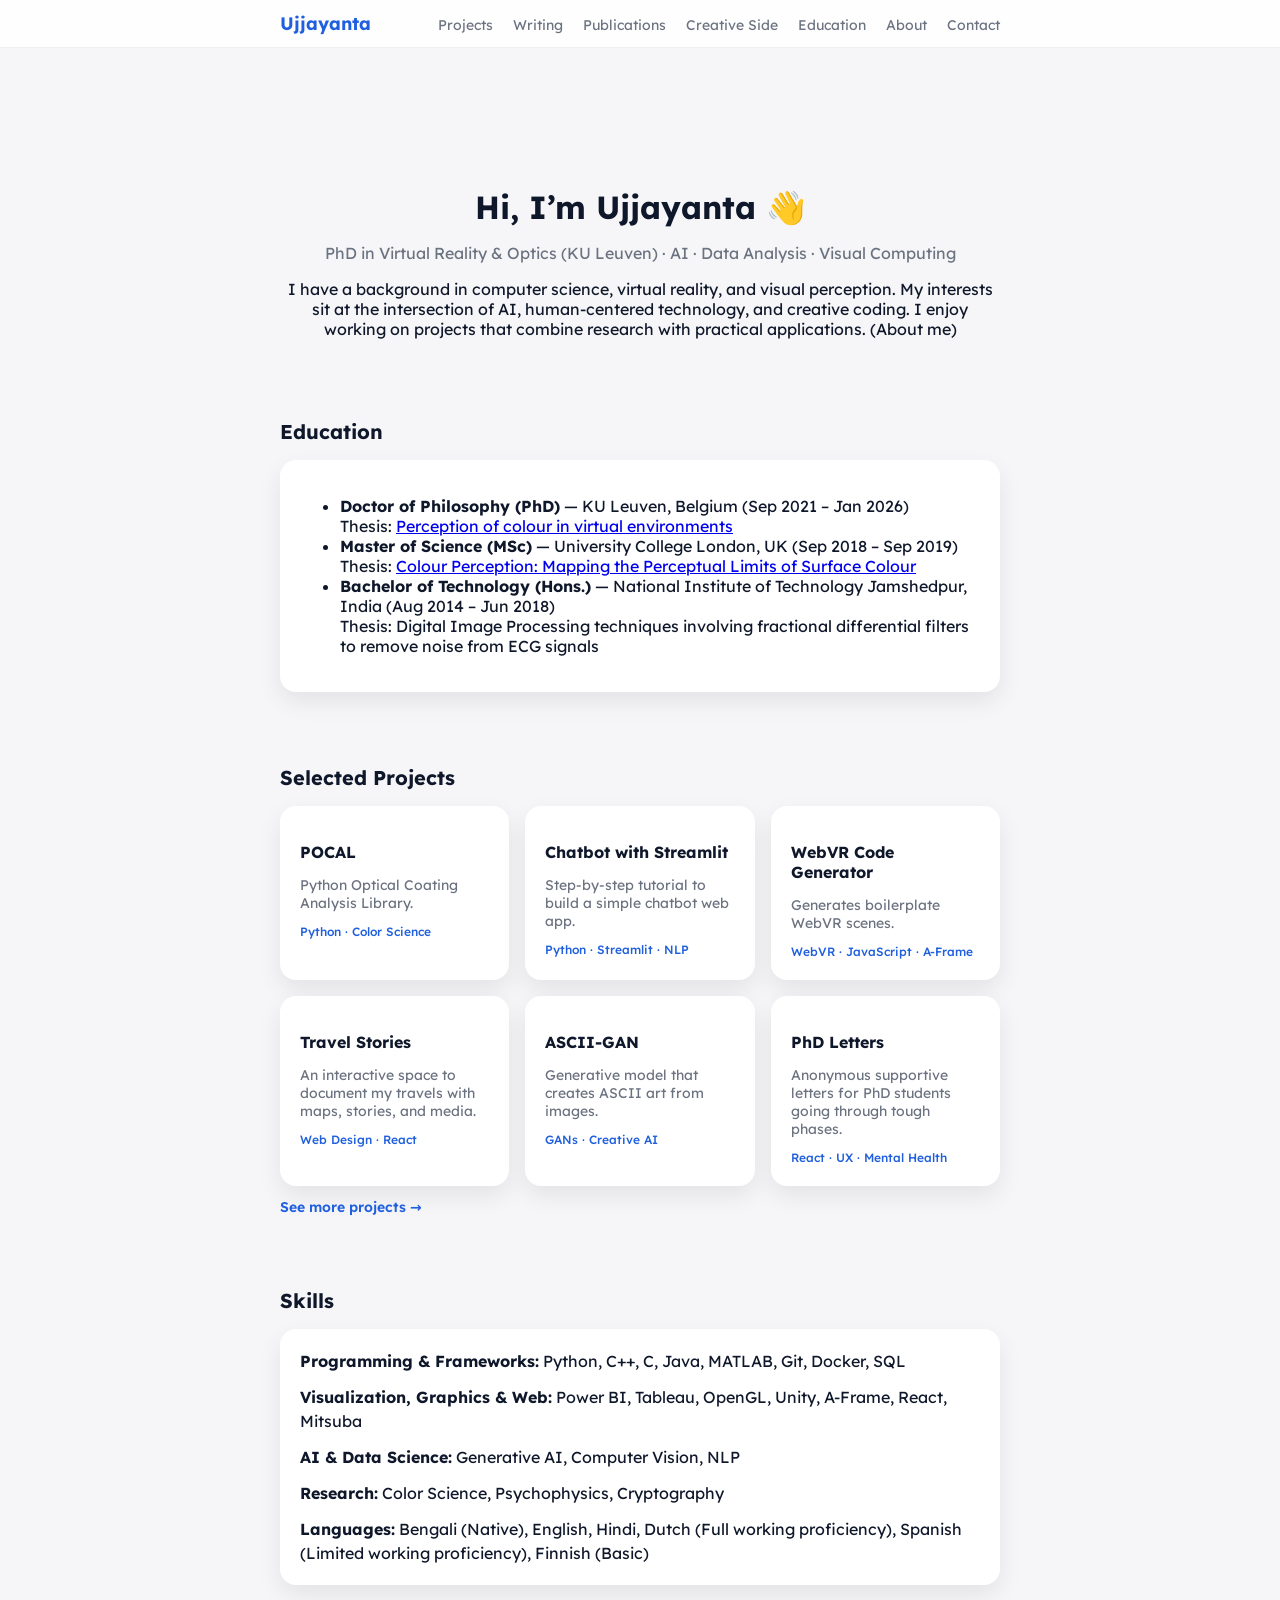
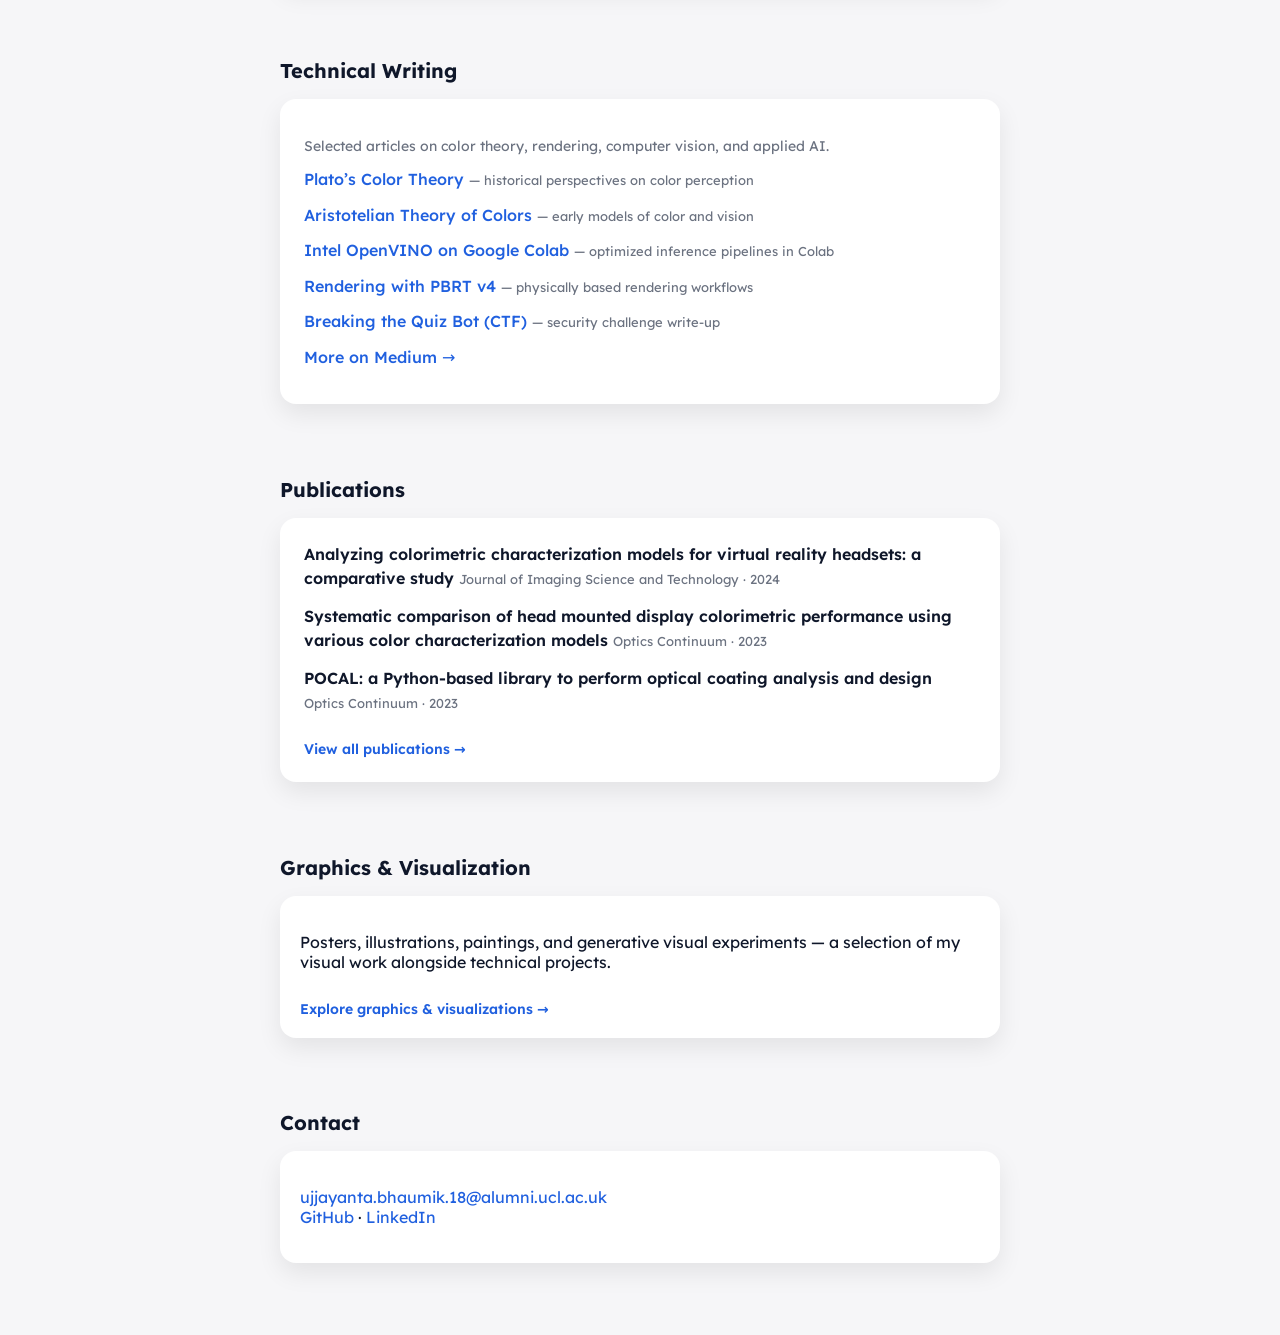
<file: index.html>
<!DOCTYPE html>
<html lang="en">
  <head>
    <meta charset="UTF-8" />
    <meta name="viewport" content="width=device-width, initial-scale=1.0"/>
    <title>Ujjayanta Bhaumik – Portfolio</title>
    <link rel="stylesheet" href="theme.css" />
    <link rel="stylesheet" href="portfolio.css" />
  </head>
  <body>
    <header class="header">
      <div class="header-inner">
        <div class="brand">Ujjayanta</div>
        <nav class="nav-links">
          <a href="#projects">Projects</a>
          <a href="#writing">Writing</a>
          <a href="#publications">Publications</a>
          <a href="graphics.html">Creative Side</a>
          <a href="#education">Education</a>
          <a href="#about">About</a>
          <a href="#contact">Contact</a>
        </nav>
      </div>
    </header>

    <main class="page">
      <section class="hero">
        <h1>Hi, I’m Ujjayanta 👋</h1>
         
            <p class="hero-sub">
          PhD in Virtual Reality & Optics (KU Leuven) · AI · Data Analysis · Visual Computing
        </p>
          <p>
            I have a background in computer science, virtual reality, and visual perception.
            My interests sit at the intersection of AI, human-centered technology, and creative coding.
            I enjoy working on projects that combine research with practical applications. (About me)
          </p>
       
      </section>

      
      
      <section id="education" class="section">
        <h2>Education</h2>
        <div class="card education-card">
          <ul class="education-list">
            <li>
              <strong>Doctor of Philosophy (PhD)</strong> — KU Leuven, Belgium  
              <span class="edu-dates">(Sep 2021 – Jan 2026)</span><br />
              Thesis:
              <a href="https://www.researchgate.net/publication/399496848_Perception_of_colour_in_virtual_environments" target="_blank">
                Perception of colour in virtual environments
              </a>
            </li>
            <li>
              <strong>Master of Science (MSc)</strong> — University College London, UK  
              <span class="edu-dates">(Sep 2018 – Sep 2019)</span><br />
              Thesis:
              <a href="https://github.com/jojo96/Perceptual-limits-of-human-color-vision/blob/master/Thesis_Jojo.pdf" target="_blank">
                Colour Perception: Mapping the Perceptual Limits of Surface Colour
              </a>
            </li>
            <li>
              <strong>Bachelor of Technology (Hons.)</strong> — National Institute of Technology Jamshedpur, India  
              <span class="edu-dates">(Aug 2014 – Jun 2018)</span><br />
              Thesis: Digital Image Processing techniques involving fractional differential filters to remove noise from ECG signals
            </li>
          </ul>
        </div>
      </section>

      <section id="projects" class="section">
        <h2>Selected Projects</h2>
        <div class="project-grid">
          <a class="project-card" href="https://github.com/tommasofontanot/pocal" target="_blank">
            <h3>POCAL</h3>
            <p>Python Optical Coating Analysis Library.</p>
            <span>Python · Color Science</span>
          </a>

          <a class="project-card" href="https://medium.com/analytics-vidhya/chatbot-tutorial-using-streamlit-d8af6a21d80d" target="_blank">
            <h3>Chatbot with Streamlit</h3>
            <p>Step-by-step tutorial to build a simple chatbot web app.</p>
            <span>Python · Streamlit · NLP</span>
          </a>

          <a class="project-card" href="https://github.com/jojo96/WebVRCodeGenerator" target="_blank">
            <h3>WebVR Code Generator</h3>
            <p>Generates boilerplate WebVR scenes.</p>
            <span>WebVR · JavaScript · A-Frame</span>
          </a>

          <a class="project-card" href="https://jojo96.github.io/travel_stories/" target="_blank">
            <h3>Travel Stories</h3>
            <p>An interactive space to document my travels with maps, stories, and media.</p>
            <span>Web Design · React</span>
          </a>

          <a class="project-card" href="https://github.com/jojo96/ASCIIGan" target="_blank">
            <h3>ASCII-GAN</h3>
            <p>Generative model that creates ASCII art from images.</p>
            <span>GANs · Creative AI</span>
          </a>

          <a class="project-card" href="https://phd-letters.vercel.app/" target="_blank">
            <h3>PhD Letters</h3>
            <p>Anonymous supportive letters for PhD students going through tough phases.</p>
            <span>React · UX · Mental Health</span>
          </a>
        </div>

        <a class="more-pubs-link" href="projects.html">
          See more projects →
        </a>
      </section>

<section id="skills" class="section">
  <h2>Skills</h2>
  <div class="card skills-card">
    <ul class="skills-list">
      <li>
        <strong>Programming & Frameworks:</strong>
        Python, C++, C, Java, MATLAB, Git, Docker, SQL
      </li>
      <li>
        <strong>Visualization, Graphics & Web:</strong>
        Power BI, Tableau, OpenGL, Unity, A-Frame, React, Mitsuba
      </li>
      <li>
        <strong>AI & Data Science:</strong>
        Generative AI, Computer Vision, NLP
      </li>
      <li>
        <strong>Research:</strong>
        Color Science, Psychophysics, Cryptography
      </li>
      <li>
        <strong>Languages:</strong>
        Bengali (Native), English, Hindi, Dutch (Full working proficiency), Spanish (Limited working proficiency), Finnish (Basic)
      </li>
    </ul>
  </div>
</section>

      <section id="writing" class="section">
        <h2>Technical Writing</h2>
        <div class="card writing-card">
          <p class="writing-intro">
            Selected articles on color theory, rendering, computer vision, and applied AI.
          </p>
          <ul class="writing-list">
            <li>
              <a href="https://jojo96.medium.com/platos-color-theory-6bf3cbc05b5f" target="_blank">
                Plato’s Color Theory
              </a>
              <span> — historical perspectives on color perception</span>
            </li>
            <li>
              <a href="https://jojo96.medium.com/aristotelian-theory-of-colors-6a60f372e32a" target="_blank">
                Aristotelian Theory of Colors
              </a>
              <span> — early models of color and vision</span>
            </li>
            <li>
              <a href="https://medium.com/analytics-vidhya/intel-openvino-on-google-colab-20ac8d2eede6" target="_blank">
                Intel OpenVINO on Google Colab
              </a>
              <span> — optimized inference pipelines in Colab</span>
            </li>
            <li>
              <a href="https://jojo96.medium.com/rendering-using-pbrt-version4-3b36ee47b5a0" target="_blank">
                Rendering with PBRT v4
              </a>
              <span> — physically based rendering workflows</span>
            </li>
            <li>
              <a href="https://jojo96.medium.com/breaking-the-quiz-bot-capture-the-flag-73210d533b34" target="_blank">
                Breaking the Quiz Bot (CTF)
              </a>
              <span> — security challenge write-up</span>
            </li>
            <li class="more-link">
              <a href="https://medium.com/@jojo96" target="_blank">
                More on Medium →
              </a>
            </li>
          </ul>
        </div>
      </section>

      <section id="publications" class="section">
        <h2>Publications</h2>
        <div class="card pubs-card">
          <ul class="pub-list">
            <li>
              <span class="pub-title">
                Analyzing colorimetric characterization models for virtual reality headsets: a comparative study
              </span>
              <span class="pub-meta">Journal of Imaging Science and Technology · 2024</span>
            </li>
            <li>
              <span class="pub-title">
                Systematic comparison of head mounted display colorimetric performance using various color characterization models
              </span>
              <span class="pub-meta">Optics Continuum · 2023</span>
            </li>
            <li>
              <span class="pub-title">
                POCAL: a Python-based library to perform optical coating analysis and design
              </span>
              <span class="pub-meta">Optics Continuum · 2023</span>
            </li>
          </ul>
          <a class="more-pubs-link" href="publications.html">
            View all publications →
          </a>
        </div>
      </section>

      <section id="graphics" class="section">
  <h2>Graphics & Visualization</h2>
  <div class="card">
    <p>
      Posters, illustrations, paintings, and generative visual experiments —
      a selection of my visual work alongside technical projects.
    </p>

    <a class="more-pubs-link" href="graphics.html">
      Explore graphics & visualizations →
    </a>
  </div>
</section>

      

      <section id="contact" class="section">
        <h2>Contact</h2>
        <div class="card contact-card">
          <p>
            <a href="mailto:ujjayanta.bhaumik.18@alumni.ucl.ac.uk">
              ujjayanta.bhaumik.18@alumni.ucl.ac.uk
            </a><br />
            <a href="https://github.com/jojo96" target="_blank">GitHub</a> ·
            <a href="https://www.linkedin.com/in/ujjayanta-bhaumik/" target="_blank">LinkedIn</a>
          </p>
        </div>
      </section>
    </main>
  </body>
</html>
</file>
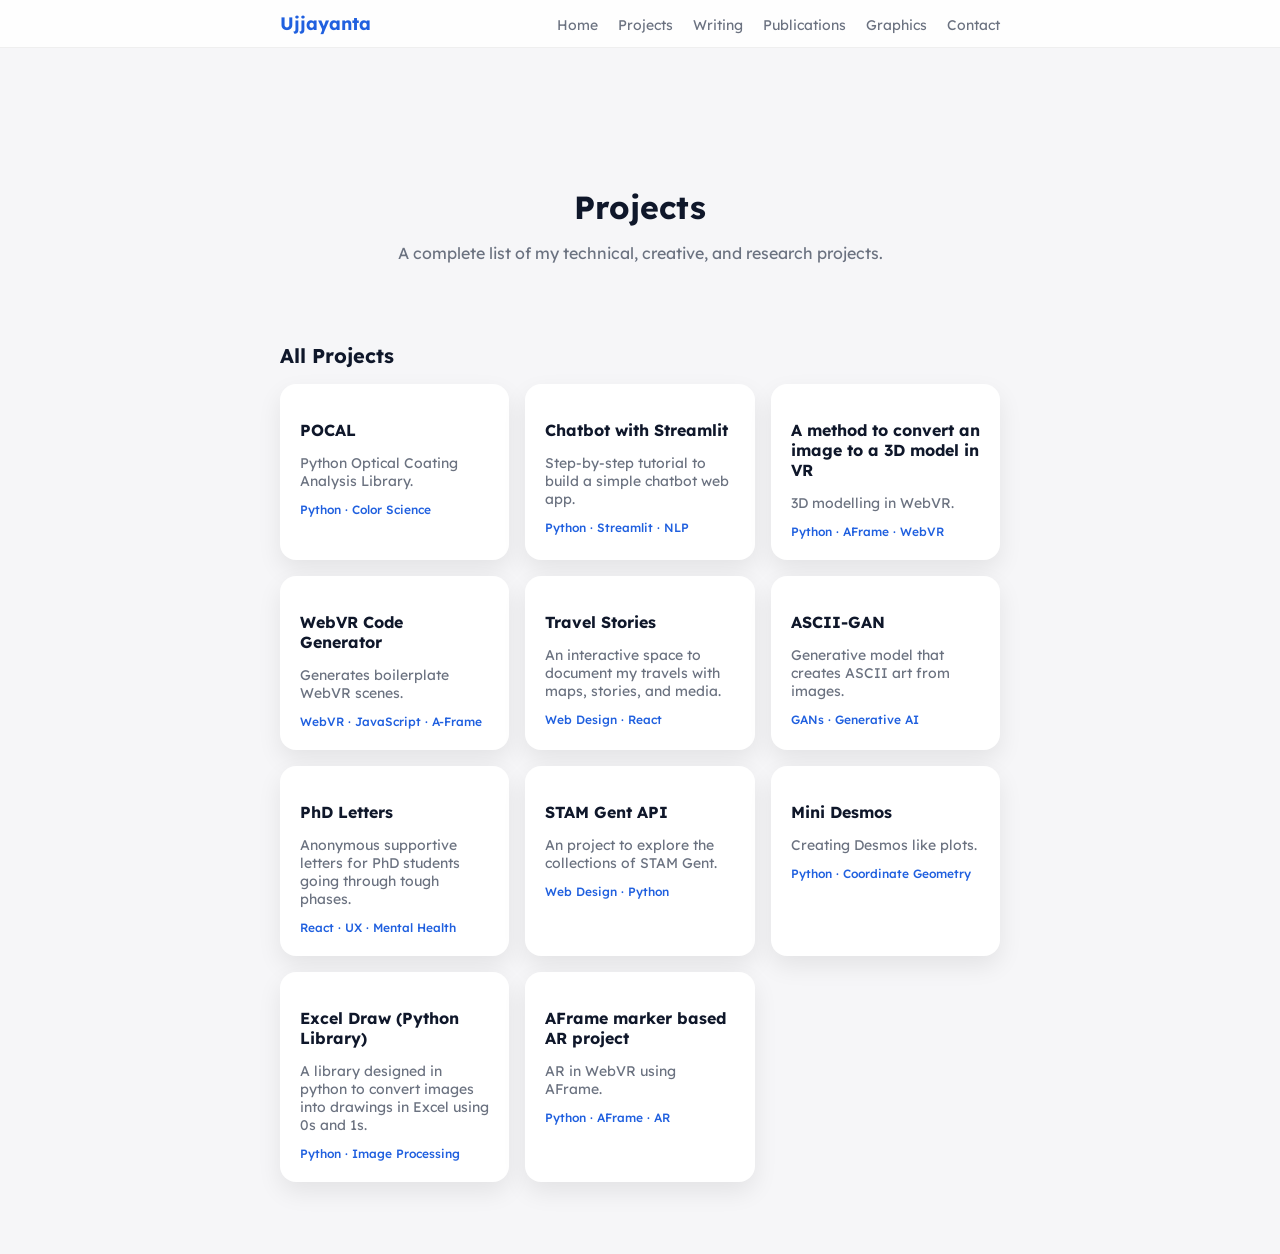
<file: projects.html>
<!DOCTYPE html>
<html lang="en">
  <head>
    <meta charset="UTF-8" />
    <meta name="viewport" content="width=device-width, initial-scale=1.0"/>
    <title>Projects – Ujjayanta Bhaumik</title>
    <link rel="stylesheet" href="theme.css" />
    <link rel="stylesheet" href="portfolio.css" />
  </head>
  <body>
    <header class="header">
      <div class="header-inner">
        <div class="brand">Ujjayanta</div>
        <nav class="nav-links">
          <a href="index.html">Home</a>
          <a href="projects.html">Projects</a>
          <a href="index.html#writing">Writing</a>
          <a href="publications.html">Publications</a>
          <a href="graphics.html">Graphics</a>
          <a href="index.html#contact">Contact</a>
        </nav>
      </div>
    </header>

    <main class="page">
      <section class="hero">
        <h1>Projects</h1>
        <p class="hero-sub">
          A complete list of my technical, creative, and research projects.
        </p>
      </section>

      <section class="section">
        <h2>All Projects</h2>

        <div class="project-grid">

          <a class="project-card" href="https://github.com/tommasofontanot/pocal" target="_blank">
            <h3>POCAL</h3>
            <p>Python Optical Coating Analysis Library.</p>
            <span>Python · Color Science</span>
          </a>

          <a class="project-card" href="https://medium.com/analytics-vidhya/chatbot-tutorial-using-streamlit-d8af6a21d80d" target="_blank">
            <h3>Chatbot with Streamlit</h3>
            <p>Step-by-step tutorial to build a simple chatbot web app.</p>
            <span>Python · Streamlit · NLP</span>
          </a>

          <a class="project-card" href="https://github.com/jojo96/AFrame3D" target="_blank">
            <h3>A method to convert an image to a 3D model in VR</h3>
            <p>3D modelling in WebVR.</p>
            <span>Python · AFrame · WebVR</span>
          </a>

          <a class="project-card" href="https://github.com/jojo96/WebVRCodeGenerator" target="_blank">
            <h3>WebVR Code Generator</h3>
            <p>Generates boilerplate WebVR scenes.</p>
            <span>WebVR · JavaScript · A-Frame</span>
          </a>

          <a class="project-card" href="https://jojo96.github.io/travel_stories/" target="_blank">
            <h3>Travel Stories</h3>
            <p>An interactive space to document my travels with maps, stories, and media.</p>
            <span>Web Design · React</span>
          </a>

          <a class="project-card" href="https://github.com/jojo96/ASCIIGan" target="_blank">
            <h3>ASCII-GAN</h3>
            <p>Generative model that creates ASCII art from images.</p>
            <span>GANs · Generative AI</span>
          </a>

          <a class="project-card" href="https://phd-letters.vercel.app/" target="_blank">
            <h3>PhD Letters</h3>
            <p>Anonymous supportive letters for PhD students going through tough phases.</p>
            <span>React · UX · Mental Health</span>
          </a>

          <a class="project-card" href="https://github.com/jojo96/STAM_Gent_api" target="_blank">
            <h3>STAM Gent API</h3>
            <p>An project to explore the collections of STAM Gent.</p>
            <span>Web Design · Python</span>
          </a>

          <a class="project-card" href="https://github.com/jojo96/miniDesmos" target="_blank">
            <h3>Mini Desmos</h3>
            <p>Creating Desmos like plots.</p>
            <span>Python · Coordinate Geometry</span>
          </a>

          <a class="project-card" href="https://github.com/jojo96/exceldraw" target="_blank">
            <h3>Excel Draw (Python Library)</h3>
            <p>A library designed in python to convert images into drawings in Excel using 0s and 1s.</p>
            <span>Python · Image Processing</span>
          </a>

          <a class="project-card" href="https://github.com/jojo96/AFrameAR" target="_blank">
            <h3>AFrame marker based AR project</h3>
            <p>AR in WebVR using AFrame.</p>
            <span>Python · AFrame · AR</span>
          </a>

          <!-- Add more future projects here easily -->

        </div>
      </section>
    </main>
  </body>
</html>
</file>
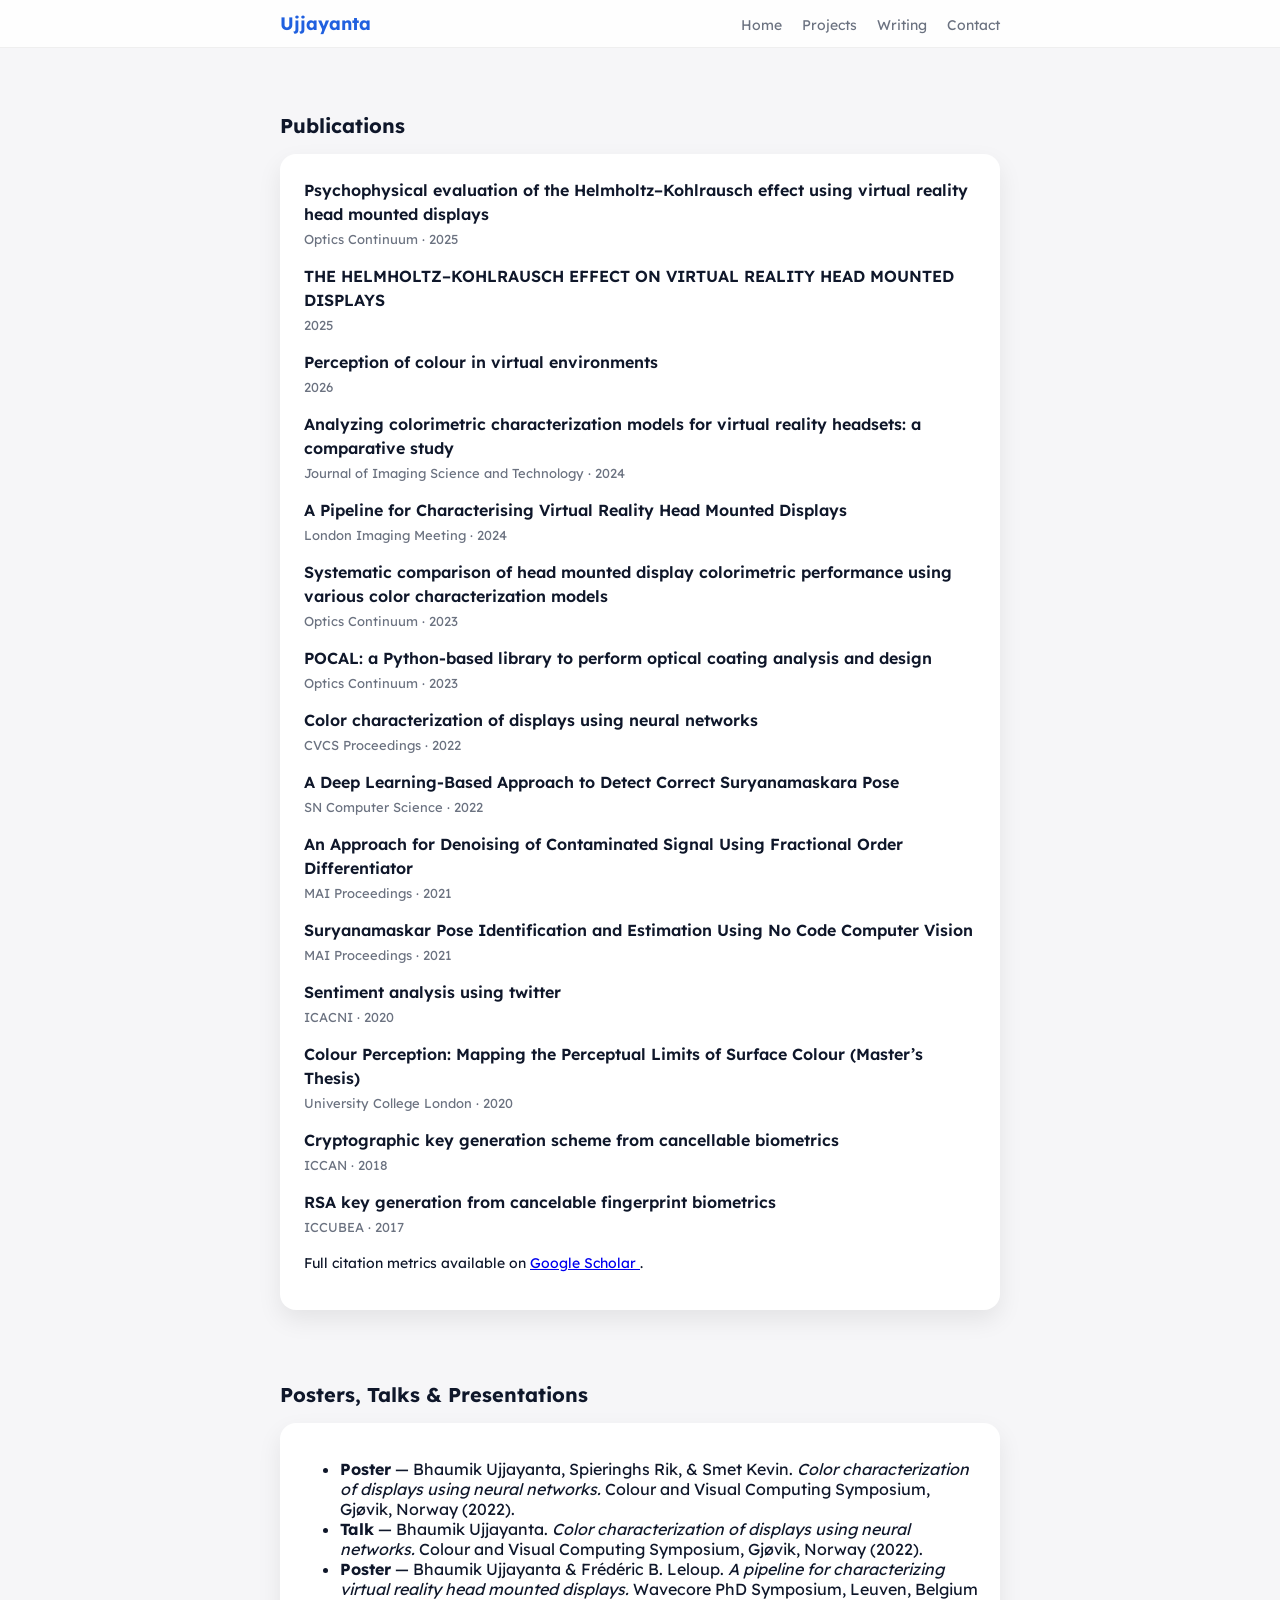
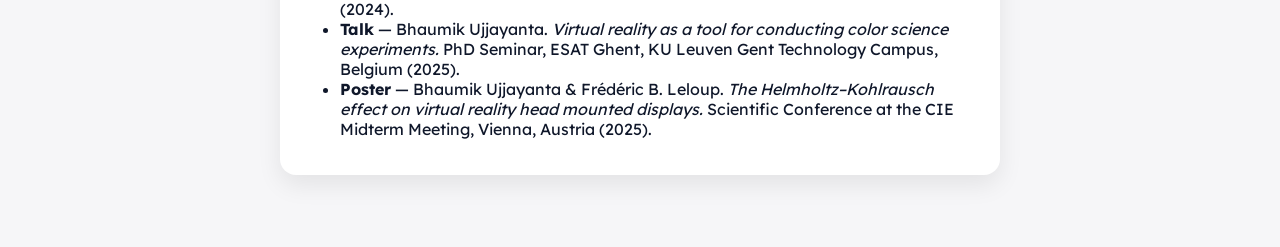
<file: publications.html>
<!DOCTYPE html>
<html lang="en">
  <head>
    <meta charset="UTF-8" />
    <meta name="viewport" content="width=device-width, initial-scale=1.0"/>
    <title>Publications – Ujjayanta Bhaumik</title>
    <link rel="stylesheet" href="theme.css" />
    <link rel="stylesheet" href="portfolio.css" />
  </head>
  <body>
    <header class="header">
      <div class="header-inner">
        <div class="brand">Ujjayanta</div>
        <nav class="nav-links">
          <a href="index.html">Home</a>
          <a href="index.html#projects">Projects</a>
          <a href="index.html#writing">Writing</a>
          <a href="index.html#contact">Contact</a>
        </nav>
      </div>
    </header>

    <main class="page">
      <section class="section">
        <h2>Publications</h2>

        <div class="card pubs-card">
          <ul class="pub-list">
            <li>
              <span class="pub-title">Psychophysical evaluation of the Helmholtz–Kohlrausch effect using virtual reality head mounted displays</span><br/>
              <span class="pub-meta">Optics Continuum · 2025</span>
            </li>

            <li>
              <span class="pub-title">THE HELMHOLTZ–KOHLRAUSCH EFFECT ON VIRTUAL REALITY HEAD MOUNTED DISPLAYS</span><br/>
              <span class="pub-meta">2025</span>
            </li>

            <li>
              <span class="pub-title">Perception of colour in virtual environments</span><br/>
              <span class="pub-meta">2026</span>
            </li>

            <li>
              <span class="pub-title">Analyzing colorimetric characterization models for virtual reality headsets: a comparative study</span><br/>
              <span class="pub-meta">Journal of Imaging Science and Technology · 2024</span>
            </li>

            <li>
              <span class="pub-title">A Pipeline for Characterising Virtual Reality Head Mounted Displays</span><br/>
              <span class="pub-meta">London Imaging Meeting · 2024</span>
            </li>

            <li>
              <span class="pub-title">Systematic comparison of head mounted display colorimetric performance using various color characterization models</span><br/>
              <span class="pub-meta">Optics Continuum · 2023</span>
            </li>

            <li>
              <span class="pub-title">POCAL: a Python-based library to perform optical coating analysis and design</span><br/>
              <span class="pub-meta">Optics Continuum · 2023</span>
            </li>

            <li>
              <span class="pub-title">Color characterization of displays using neural networks</span><br/>
              <span class="pub-meta">CVCS Proceedings · 2022</span>
            </li>

            <li>
              <span class="pub-title">A Deep Learning-Based Approach to Detect Correct Suryanamaskara Pose</span><br/>
              <span class="pub-meta">SN Computer Science · 2022</span>
            </li>

            <li>
              <span class="pub-title">An Approach for Denoising of Contaminated Signal Using Fractional Order Differentiator</span><br/>
              <span class="pub-meta">MAI Proceedings · 2021</span>
            </li>

            <li>
              <span class="pub-title">Suryanamaskar Pose Identification and Estimation Using No Code Computer Vision</span><br/>
              <span class="pub-meta">MAI Proceedings · 2021</span>
            </li>

            <li>
              <span class="pub-title">Sentiment analysis using twitter</span><br/>
              <span class="pub-meta">ICACNI · 2020</span>
            </li>

            <li>
              <span class="pub-title">Colour Perception: Mapping the Perceptual Limits of Surface Colour (Master’s Thesis)</span><br/>
              <span class="pub-meta">University College London · 2020</span>
            </li>

            <li>
              <span class="pub-title">Cryptographic key generation scheme from cancellable biometrics</span><br/>
              <span class="pub-meta">ICCAN · 2018</span>
            </li>

            <li>
              <span class="pub-title">RSA key generation from cancelable fingerprint biometrics</span><br/>
              <span class="pub-meta">ICCUBEA · 2017</span>
            </li>
          </ul>

          <p style="margin-top: 16px; font-size: 14px;">
            Full citation metrics available on 
            <a href="https://scholar.google.com/citations?user=ebC75IcAAAAJ&hl=en" target="_blank">
              Google Scholar
            </a>.
          </p>
        </div>
      </section>

      <section id="talks" class="section">
  <h2>Posters, Talks & Presentations</h2>
  <div class="card talks-card">
    <ul class="talks-list">
      <li>
        <strong>Poster</strong> — 
        Bhaumik Ujjayanta, Spieringhs Rik, & Smet Kevin. 
        <em>Color characterization of displays using neural networks.</em> 
        Colour and Visual Computing Symposium, Gjøvik, Norway (2022).
      </li>

      <li>
        <strong>Talk</strong> — 
        Bhaumik Ujjayanta. 
        <em>Color characterization of displays using neural networks.</em> 
        Colour and Visual Computing Symposium, Gjøvik, Norway (2022).
      </li>

      <li>
        <strong>Poster</strong> — 
        Bhaumik Ujjayanta & Frédéric B. Leloup. 
        <em>A pipeline for characterizing virtual reality head mounted displays.</em> 
        Wavecore PhD Symposium, Leuven, Belgium (2024).
      </li>

      <li>
        <strong>Talk</strong> — 
        Bhaumik Ujjayanta. 
        <em>Virtual reality as a tool for conducting color science experiments.</em> 
        PhD Seminar, ESAT Ghent, KU Leuven Gent Technology Campus, Belgium (2025).
      </li>

      <li>
        <strong>Poster</strong> — 
        Bhaumik Ujjayanta & Frédéric B. Leloup. 
        <em>The Helmholtz–Kohlrausch effect on virtual reality head mounted displays.</em> 
        Scientific Conference at the CIE Midterm Meeting, Vienna, Austria (2025).
      </li>
    </ul>
  </div>
</section>
    </main>
  </body>
</html>
</file>
<file: theme.css>
@import url("https://fonts.googleapis.com/css2?family=Lexend:wght@300;400;500;700&display=swap");

:root {
  --primary: #2060df;
  --bg-light: #f6f6f8;
  --bg-dark: #111621;

  --card: #ffffff;
  --text-main: #0f172a;
  --text-muted: #6b7280;
  --border-soft: #e5e7eb;

  --radius-lg: 16px;
  --radius-md: 12px;
  --shadow-soft: 0 10px 25px rgba(0, 0, 0, 0.08);
}

html, body, #root {
  height: 100%;
}

body {
  margin: 0;
  font-family: "Lexend", system-ui, -apple-system, BlinkMacSystemFont,
    "Segoe UI", Roboto, sans-serif;
  background: var(--bg-light);
  color: var(--text-main);
}
</file>
<file: portfolio.css>
/* ===== Base layout ===== */
.page {
  min-height: 100vh;
  background: var(--bg-light);
  display: flex;
  flex-direction: column;
  align-items: center;
  padding: 96px 16px 16px; /* top padding to account for fixed header */
}

.header {
  position: fixed;
  top: 0;
  left: 0;
  right: 0;
  z-index: 99999;
  background: rgba(255, 255, 255, 0.85);  /* translucent */
  backdrop-filter: blur(6px);
  border-bottom: 1px solid rgba(0, 0, 0, 0.06);
}

.header-inner {
  max-width: 720px;
  margin: 0 auto;
  padding: 12px 16px;
  display: flex;
  align-items: center;
  justify-content: space-between;
}

.brand {
  font-weight: 700;
  color: var(--primary);
  font-size: 18px;
}

.nav-links a {
  margin-left: 16px;
  font-size: 14px;
  color: var(--text-muted);
  text-decoration: none;
}

.nav-links a:hover {
  color: var(--primary);
}

/* ===== Hero ===== */
.hero {
  max-width: 720px;
  margin: 64px auto 48px;
  text-align: center;
}

.hero h1 {
  font-size: 32px;
  margin-bottom: 12px;
}

.hero-sub {
  font-size: 16px;
  color: var(--text-muted);
}

.hero-desc {
  margin-top: 12px;
  font-size: 15px;
  color: var(--text-muted);
}

/* ===== Sections ===== */
.section {
  width: 100%;
  max-width: 720px;
  margin-bottom: 56px;
}

.section h2 {
  font-size: 20px;
  margin-bottom: 16px;
}

/* ===== Cards ===== */
.card {
  background: var(--card);
  border-radius: var(--radius-lg);
  padding: 20px;
  box-shadow: var(--shadow-soft);
}

/* ===== Project grid ===== */
.project-grid {
  display: grid;
  grid-template-columns: repeat(auto-fit, minmax(220px, 1fr));
  gap: 16px;
}

.project-card {
  background: var(--card);
  border-radius: var(--radius-lg);
  padding: 20px;
  box-shadow: var(--shadow-soft);
  text-decoration: none;
  color: var(--text-main);
  transition: transform 0.15s ease, box-shadow 0.15s ease;
}

.project-card:hover {
  transform: translateY(-4px);
  box-shadow: 0 14px 28px rgba(0, 0, 0, 0.12);
}

.project-card h3 {
  margin-bottom: 6px;
  font-size: 16px;
}

.project-card p {
  font-size: 14px;
  color: var(--text-muted);
  margin-bottom: 8px;
}

.project-card span {
  font-size: 12px;
  color: var(--primary);
  font-weight: 500;
}

/* ===== Writing ===== */
.writing-card {
  padding: 24px;
}

.writing-intro {
  font-size: 14px;
  color: var(--text-muted);
  margin-bottom: 12px;
}

.writing-list {
  list-style: none;
  padding: 0;
  margin: 0;
}

.writing-list li {
  margin-bottom: 10px;
  line-height: 1.6;
}

.writing-list a {
  color: var(--primary);
  text-decoration: none;
  font-weight: 500;
}

.writing-list a:hover {
  text-decoration: underline;
}

.writing-list span {
  color: var(--text-muted);
  font-size: 13px;
}

/* ===== Publications ===== */
.pubs-card {
  padding: 24px;
}

.pub-list {
  list-style: none;
  padding: 0;
  margin: 0;
}

.pub-list li {
  margin-bottom: 14px;
  line-height: 1.5;
}

.pub-title {
  font-weight: 600;
  color: var(--text-main);
}

.pub-meta {
  color: var(--text-muted);
  font-size: 13px;
}

/* ===== Skills ===== */
.skills-list {
  list-style: none;
  padding: 0;
  margin: 0;
  display: grid;
  gap: 12px;
}

.skills-list li {
  line-height: 1.5;
}

/* ===== Links ===== */
.more-pubs-link {
  display: inline-block;
  margin-top: 12px;
  font-size: 14px;
  font-weight: 600;
  color: var(--primary);
  text-decoration: none;
}

.more-pubs-link:hover {
  text-decoration: underline;
}

.contact-card a {
  color: var(--primary);
  text-decoration: none;
}

.contact-card a:hover {
  text-decoration: underline;
}

/* ===== Image grids ===== */
.image-grid {
  display: grid;
  grid-template-columns: repeat(auto-fit, minmax(220px, 1fr));
  gap: 12px;
  margin-top: 12px;
}

.justify-text {
  text-align: justify;
  max-width: 800px;
  margin: 0 auto;
}


.image-grid img {
  width: 100%;
  height: 220px;
  object-fit: contain;
  background: #f6f6f6;
  border-radius: var(--radius-md);
  box-shadow: var(--shadow-soft);
  transition: transform 0.2s ease, box-shadow 0.2s ease;
  cursor: zoom-in;
}

.image-grid video {
  width: 100%;
  height: 220px;
  object-fit: contain;
  background: #f6f6f6;
  border-radius: var(--radius-md);
  box-shadow: var(--shadow-soft);
  transition: transform 0.2s ease, box-shadow 0.2s ease;
}

.image-grid img:hover {
  transform: scale(1.04);
  box-shadow: 0 12px 24px rgba(0, 0, 0, 0.18);
}

/* ===== Video toggle button ===== */
.video-toggle-btn {
  display: block;
  margin: 12px auto 0;
  padding: 8px 16px;
  background: var(--primary);
  color: white;
  border: none;
  border-radius: var(--radius-md);
  font-size: 14px;
  cursor: pointer;
  transition: background-color 0.2s ease;
}

.video-toggle-btn:hover {
  background: var(--primary-dark, #0056b3);
}

/* ===== Desmos ===== */
.desmos-item {
  display: flex;
  flex-direction: column;
  gap: 10px;
  align-items: flex-start;
}

.desmos-link {
  font-size: 14px;
  font-weight: 600;
  color: var(--primary);
  text-decoration: none;
  padding: 6px 12px;
  border-radius: 999px;
  background: rgba(0, 0, 0, 0.04);
  transition: all 0.2s ease;
}

.desmos-link:hover {
  background: rgba(0, 0, 0, 0.08);
  transform: translateY(-1px);
}

/* ===== Lightbox ===== */
.lightbox {
  position: fixed;
  inset: 0;
  background: rgba(0, 0, 0, 0.85);
  display: flex;
  align-items: center;
  justify-content: center;
  z-index: 100000;
  opacity: 1;
  transition: opacity 0.2s ease;
}

.lightbox.hidden {
  opacity: 0;
  pointer-events: none;
}

.lightbox img {
  max-width: 92%;
  max-height: 92%;
  border-radius: var(--radius-md);
  box-shadow: 0 20px 50px rgba(0, 0, 0, 0.5);
  background: #fff;
}

.lightbox-close {
  position: absolute;
  top: 16px;
  right: 20px;
  font-size: 32px;
  color: white;
  cursor: pointer;
  user-select: none;
}
</file>
